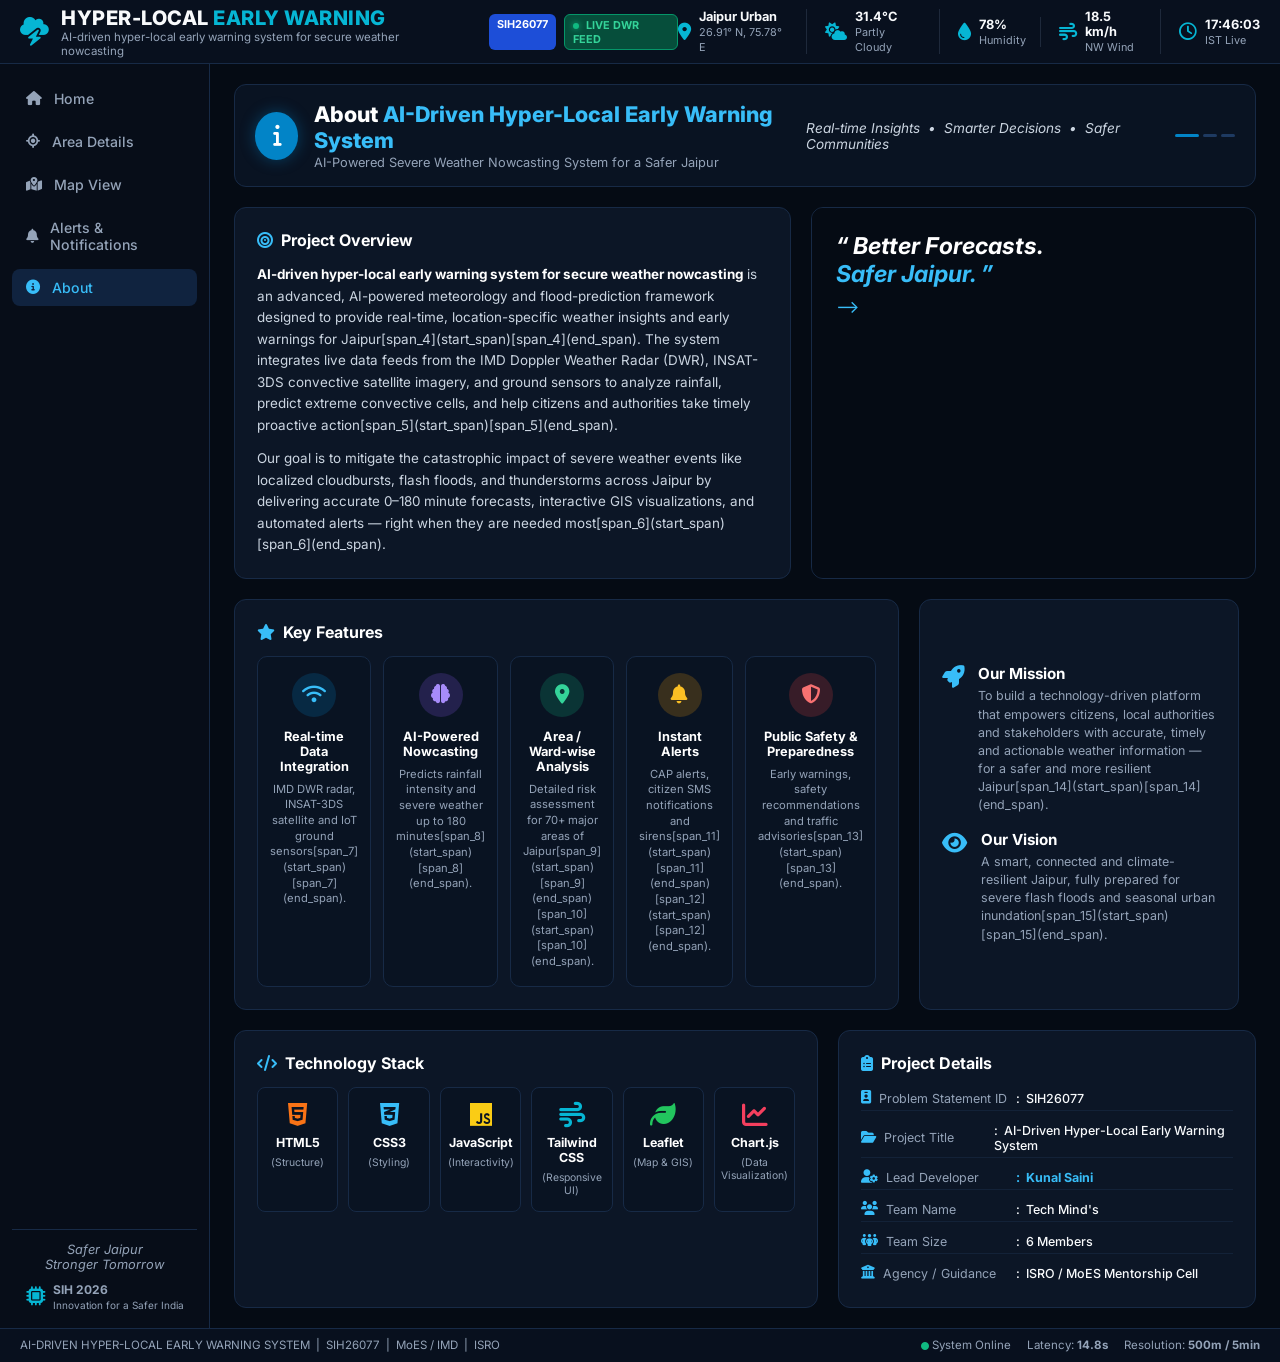
<file: about.html>
<!DOCTYPE html>
<html lang="en">
<head>
  <meta charset="UTF-8">
  <meta name="viewport" content="width=device-width, initial-scale=1.0">
  <title>About System | AI-driven hyper-local early warning system for secure weather nowcasting</title>
  
  <link rel="stylesheet" href="style.css">
  <link rel="stylesheet" href="https://cdnjs.cloudflare.com/ajax/libs/font-awesome/6.4.0/css/all.min.css">
  <link href="https://fonts.googleapis.com/css2?family=Inter:wght@400;500;600;700;800&display=swap" rel="stylesheet">

  <style>
    :root {
      --bg-dark: #050b14;
      --bg-card: #0c1626;
      --border-color: #172a46;
      --accent-blue: #0284c7;
      --accent-cyan: #06b6d4;
      --accent-purple: #8b5cf6;
      --text-main: #f8fafc;
      --text-muted: #94a3b8;
    }

    * { box-sizing: border-box; margin: 0; padding: 0; font-family: 'Inter', sans-serif; }
    body { background-color: var(--bg-dark); color: var(--text-main); min-height: 100vh; display: flex; flex-direction: column; }

    /* Top Header */
    .top-header {
      background-color: #08101e;
      border-bottom: 1px solid var(--border-color);
      height: 64px;
      padding: 0 20px;
      display: flex;
      justify-content: space-between;
      align-items: center;
      flex-shrink: 0;
    }
    .brand-box { display: flex; align-items: center; gap: 12px; }
    .brand-icon { font-size: 1.8rem; color: var(--accent-cyan); }
    .brand-title { font-size: 1.25rem; font-weight: 800; letter-spacing: 0.5px; }
    .brand-title span { color: var(--accent-cyan); }
    .brand-subtitle { font-size: 0.72rem; color: var(--text-muted); }
    .badge-group { display: flex; gap: 8px; margin-left: 12px; }
    .badge { padding: 3px 8px; border-radius: 6px; font-size: 0.68rem; font-weight: 700; }
    .badge.sih { background: #1d4ed8; color: #fff; }
    .badge.live { background: #064e3b; color: #34d399; border: 1px solid #059669; }
    .pulse-dot { display: inline-block; width: 6px; height: 6px; background-color: #10b981; border-radius: 50%; box-shadow: 0 0 6px #10b981; margin-right: 4px; }

    .top-stats-bar { display: flex; align-items: center; gap: 18px; }
    .top-stat { display: flex; align-items: center; gap: 8px; font-size: 0.8rem; border-right: 1px solid #1e293b; padding-right: 14px; }
    .top-stat:last-child { border-right: none; padding-right: 0; }
    .top-stat i { font-size: 1.1rem; color: var(--accent-cyan); }
    .top-stat small { color: var(--text-muted); font-size: 0.68rem; }

    /* App Layout */
    .app-body { display: flex; flex: 1; overflow: hidden; }

    /* Left Sidebar */
    .sidebar {
      width: 210px;
      background-color: #070d18;
      border-right: 1px solid var(--border-color);
      display: flex;
      flex-direction: column;
      justify-content: space-between;
      padding: 16px 12px;
      flex-shrink: 0;
    }
    .nav-list { display: flex; flex-direction: column; gap: 6px; }
    .nav-item {
      display: flex;
      align-items: center;
      gap: 12px;
      padding: 10px 14px;
      border-radius: 8px;
      color: var(--text-muted);
      text-decoration: none;
      font-size: 0.88rem;
      font-weight: 500;
      transition: all 0.2s;
    }
    .nav-item:hover, .nav-item.active { background-color: #10233f; color: #38bdf8; }
    .sidebar-brand-card { text-align: center; border-top: 1px solid var(--border-color); padding-top: 12px; }
    .slogan-txt { font-size: 0.8rem; color: var(--text-muted); font-style: italic; margin-bottom: 10px; }
    .sih-cube { display: flex; align-items: center; justify-content: center; gap: 8px; font-size: 0.75rem; color: var(--text-muted); }

    /* Main Content Container */
    .main-about-scroll {
      flex: 1;
      padding: 20px 24px;
      overflow-y: auto;
      display: flex;
      flex-direction: column;
      gap: 20px;
    }

    /* Top About Banner Bar */
    .about-top-banner {
      background: #091322;
      border: 1px solid var(--border-color);
      border-radius: 12px;
      padding: 16px 20px;
      display: flex;
      justify-content: space-between;
      align-items: center;
    }
    .about-top-left {
      display: flex;
      align-items: center;
      gap: 16px;
    }
    .info-circle-icon {
      width: 48px;
      height: 48px;
      border-radius: 50%;
      background: #0284c7;
      display: flex;
      align-items: center;
      justify-content: center;
      font-size: 1.4rem;
      color: #fff;
      box-shadow: 0 0 15px rgba(2, 132, 199, 0.4);
    }
    .about-title-text h1 {
      font-size: 1.35rem;
      font-weight: 800;
      color: #fff;
    }
    .about-title-text h1 span {
      color: #38bdf8;
    }
    .about-title-text p {
      font-size: 0.8rem;
      color: var(--text-muted);
      margin-top: 2px;
    }
    .about-top-right {
      font-style: italic;
      color: #cbd5e1;
      font-size: 0.85rem;
      display: flex;
      align-items: center;
      gap: 12px;
    }
    .dot-slider-bar {
      display: flex;
      gap: 4px;
      align-items: center;
    }
    .dot-slider-bar span {
      height: 3px;
      width: 14px;
      background: #1e3a61;
      border-radius: 2px;
    }
    .dot-slider-bar span.active {
      background: #0284c7;
      width: 24px;
    }

    /* Section 1: Overview & Monument Banner */
    .overview-row-grid {
      display: grid;
      grid-template-columns: 1.25fr 1fr;
      gap: 20px;
    }
    .card-dark {
      background-color: var(--bg-card);
      border: 1px solid var(--border-color);
      border-radius: 12px;
      padding: 22px;
    }
    .card-heading {
      font-size: 1rem;
      font-weight: 700;
      display: flex;
      align-items: center;
      gap: 8px;
      margin-bottom: 14px;
      color: #fff;
    }
    .card-heading i {
      color: #38bdf8;
    }
    .overview-text {
      font-size: 0.84rem;
      line-height: 1.6;
      color: #cbd5e1;
      display: flex;
      flex-direction: column;
      gap: 12px;
    }
    .overview-text strong {
      color: #fff;
    }

    .monument-banner-card {
      position: relative;
      border-radius: 12px;
      overflow: hidden;
      border: 1px solid var(--border-color);
      display: flex;
      align-items: flex-start;
      padding: 24px;
      background: url('https://images.unsplash.com/photo-1599661046289-e31897846e41?w=1000&auto=format&fit=crop&q=80') center/cover no-repeat;
    }
    .monument-banner-card::before {
      content: '';
      position: absolute;
      top: 0; left: 0; width: 100%; height: 100%;
      background: linear-gradient(135deg, rgba(5, 11, 20, 0.88) 0%, rgba(5, 11, 20, 0.4) 100%);
      z-index: 1;
    }
    .quote-overlay-box {
      position: relative;
      z-index: 2;
    }
    .quote-overlay-box h2 {
      font-size: 1.45rem;
      font-style: italic;
      font-weight: 700;
      color: #fff;
    }
    .quote-overlay-box h2 span {
      color: #38bdf8;
    }
    .quote-arrow {
      margin-top: 8px;
      color: #38bdf8;
      font-size: 1.1rem;
    }

    /* Section 2: Key Features & Mission/Vision */
    .features-mission-grid {
      display: grid;
      grid-template-columns: 1.75fr 0.95fr;
      gap: 20px;
    }
    .features-subgrid {
      display: grid;
      grid-template-columns: repeat(5, 1fr);
      gap: 12px;
      margin-top: 14px;
    }
    .feature-item-card {
      background: #091322;
      border: 1px solid #172a46;
      border-radius: 10px;
      padding: 16px 12px;
      display: flex;
      flex-direction: column;
      align-items: center;
      text-align: center;
      gap: 8px;
      transition: transform 0.2s, border-color 0.2s;
    }
    .feature-item-card:hover {
      transform: translateY(-3px);
      border-color: #0284c7;
    }
    .feature-icon-bubble {
      width: 44px;
      height: 44px;
      border-radius: 50%;
      display: flex;
      align-items: center;
      justify-content: center;
      font-size: 1.2rem;
      margin-bottom: 4px;
    }
    .bubble-blue { background: rgba(2, 132, 199, 0.2); color: #38bdf8; }
    .bubble-purple { background: rgba(139, 92, 246, 0.2); color: #a78bfa; }
    .bubble-green { background: rgba(16, 185, 129, 0.2); color: #34d399; }
    .bubble-amber { background: rgba(245, 158, 11, 0.2); color: #fbbf24; }
    .bubble-red { background: rgba(239, 68, 68, 0.2); color: #f87171; }

    .feature-item-card h4 {
      font-size: 0.8rem;
      font-weight: 700;
      color: #fff;
    }
    .feature-item-card p {
      font-size: 0.7rem;
      color: var(--text-muted);
      line-height: 1.4;
    }

    .mission-vision-card {
      display: flex;
      flex-direction: column;
      gap: 16px;
      justify-content: center;
    }
    .mv-row {
      display: flex;
      gap: 14px;
      align-items: flex-start;
    }
    .mv-icon {
      font-size: 1.4rem;
      color: #38bdf8;
      margin-top: 2px;
    }
    .mv-row h3 {
      font-size: 0.95rem;
      color: #fff;
      font-weight: 700;
      margin-bottom: 4px;
    }
    .mv-row p {
      font-size: 0.78rem;
      color: var(--text-muted);
      line-height: 1.45;
    }

    /* Section 3: Tech Stack & Project Details */
    .tech-details-grid {
      display: grid;
      grid-template-columns: 1.4fr 1fr;
      gap: 20px;
    }
    .tech-subgrid {
      display: grid;
      grid-template-columns: repeat(6, 1fr);
      gap: 10px;
      margin-top: 14px;
    }
    .tech-pill-card {
      background: #091322;
      border: 1px solid #172a46;
      border-radius: 8px;
      padding: 14px 6px;
      display: flex;
      flex-direction: column;
      align-items: center;
      gap: 6px;
      text-align: center;
    }
    .tech-logo-icon {
      font-size: 1.6rem;
      margin-bottom: 2px;
    }
    .icon-html { color: #f97316; }
    .icon-css { color: #38bdf8; }
    .icon-js { color: #facc15; }
    .icon-tailwind { color: #06b6d4; }
    .icon-leaflet { color: #22c55e; }
    .icon-chartjs { color: #f43f5e; }

    .tech-pill-card strong {
      font-size: 0.78rem;
      color: #fff;
    }
    .tech-pill-card small {
      font-size: 0.65rem;
      color: var(--text-muted);
    }

    /* Project Details Table View */
    .meta-table-list {
      display: flex;
      flex-direction: column;
      gap: 8px;
      margin-top: 10px;
      font-size: 0.78rem;
    }
    .meta-item-row {
      display: flex;
      align-items: center;
      padding: 4px 0;
      border-bottom: 1px solid #132238;
      color: var(--text-muted);
    }
    .meta-item-row:last-child {
      border-bottom: none;
    }
    .meta-label {
      width: 155px;
      display: flex;
      align-items: center;
      gap: 8px;
      color: #94a3b8;
    }
    .meta-label i {
      color: #38bdf8;
      font-size: 0.85rem;
    }
    .meta-value {
      color: #f8fafc;
      font-weight: 500;
    }

    /* Bottom Status Footer */
    .bottom-footer {
      background-color: #08101e;
      border-top: 1px solid var(--border-color);
      height: 34px;
      padding: 0 20px;
      display: flex;
      justify-content: space-between;
      align-items: center;
      font-size: 0.72rem;
      color: var(--text-muted);
      flex-shrink: 0;
    }
  </style>
</head>
<body>

  <!-- Top Global Header -->
  <header class="top-header">
    <div class="brand-box">
      <i class="fa-solid fa-cloud-bolt brand-icon"></i>
      <div>
        <div class="brand-title">HYPER-LOCAL <span>EARLY WARNING</span></div>
        <div class="brand-subtitle">AI-driven hyper-local early warning system for secure weather nowcasting</div>
      </div>
      <div class="badge-group">
        <span class="badge sih">SIH26077</span>
        <span class="badge live"><span class="pulse-dot"></span> LIVE DWR FEED</span>
      </div>
    </div>

    <div class="top-stats-bar">
      <div class="top-stat">
        <i class="fa-solid fa-location-dot"></i>
        <div><strong>Jaipur Urban</strong><br><small>26.91° N, 75.78° E</small></div>
      </div>
      <div class="top-stat">
        <i class="fa-solid fa-cloud-sun"></i>
        <div><strong id="head-temp">31.4°C</strong><br><small id="head-cond">Partly Cloudy</small></div>
      </div>
      <div class="top-stat">
        <i class="fa-solid fa-droplet"></i>
        <div><strong id="head-humidity">78%</strong><br><small>Humidity</small></div>
      </div>
      <div class="top-stat">
        <i class="fa-solid fa-wind"></i>
        <div><strong id="head-wind">18.5 km/h</strong><br><small>NW Wind</small></div>
      </div>
      <div class="top-stat">
        <i class="fa-regular fa-clock"></i>
        <div><strong id="live-clock">14:32:18</strong><br><small>IST Live</small></div>
      </div>
    </div>
  </header>

  <!-- Main Body Layout -->
  <div class="app-body">
    <!-- Sidebar Navigation -->
    <aside class="sidebar">
      <nav class="nav-list">
        <a href="index.html" class="nav-item"><i class="fa-solid fa-house"></i> Home</a>
        <a href="area.html" class="nav-item"><i class="fa-solid fa-location-crosshairs"></i> Area Details</a>
        <a href="map.html" class="nav-item"><i class="fa-solid fa-map-location-dot"></i> Map View</a>
        <a href="alert.html" class="nav-item"><i class="fa-solid fa-bell"></i> Alerts & Notifications</a>
        <a href="about.html" class="nav-item active"><i class="fa-solid fa-circle-info"></i> About</a>
      </nav>

      <div class="sidebar-brand-card">
        <div class="slogan-txt">Safer Jaipur<br>Stronger Tomorrow</div>
        <div class="sih-cube">
          <i class="fa-solid fa-microchip" style="color: var(--accent-cyan); font-size: 1.2rem;"></i>
          <div style="text-align: left;"><strong>SIH 2026</strong><br><small>Innovation for a Safer India</small></div>
        </div>
      </div>
    </aside>

    <!-- Main About Content Scrollable Area -->
    <main class="main-about-scroll">
      
      <!-- Top About Banner Bar -->
      <div class="about-top-banner">
        <div class="about-top-left">
          <div class="info-circle-icon">
            <i class="fa-solid fa-info"></i>
          </div>
          <div class="about-title-text">
            <h1>About <span>AI-Driven Hyper-Local Early Warning System</span></h1>
            <p>AI-Powered Severe Weather Nowcasting System for a Safer Jaipur</p>
          </div>
        </div>
        <div class="about-top-right">
          <span>Real-time Insights &nbsp;•&nbsp; Smarter Decisions &nbsp;•&nbsp; Safer Communities</span>
          <div class="dot-slider-bar">
            <span class="active"></span>
            <span></span>
            <span></span>
          </div>
        </div>
      </div>

      <!-- Row 1: Project Overview & Monument Banner Quote -->
      <div class="overview-row-grid">
        <div class="card-dark">
          <div class="card-heading">
            <i class="fa-solid fa-bullseye"></i> Project Overview
          </div>
          <div class="overview-text">
            <p>
              <strong>AI-driven hyper-local early warning system for secure weather nowcasting</strong> is an advanced, AI-powered meteorology and flood-prediction framework designed to provide real-time, location-specific weather insights and early warnings for Jaipur[span_4](start_span)[span_4](end_span). The system integrates live data feeds from the IMD Doppler Weather Radar (DWR), INSAT-3DS convective satellite imagery, and ground sensors to analyze rainfall, predict extreme convective cells, and help citizens and authorities take timely proactive action[span_5](start_span)[span_5](end_span).
            </p>
            <p>
              Our goal is to mitigate the catastrophic impact of severe weather events like localized cloudbursts, flash floods, and thunderstorms across Jaipur by delivering accurate 0–180 minute forecasts, interactive GIS visualizations, and automated alerts — right when they are needed most[span_6](start_span)[span_6](end_span).
            </p>
          </div>
        </div>

        <div class="monument-banner-card">
          <div class="quote-overlay-box">
            <h2>“ Better Forecasts.<br><span>Safer Jaipur. ”</span></h2>
            <div class="quote-arrow">⟶</div>
          </div>
        </div>
      </div>

      <!-- Row 2: Key Features (5 Columns) & Mission / Vision -->
      <div class="features-mission-grid">
        <div class="card-dark">
          <div class="card-heading">
            <i class="fa-solid fa-star"></i> Key Features
          </div>
          
          <div class="features-subgrid">
            <!-- Feature 1 -->
            <div class="feature-item-card">
              <div class="feature-icon-bubble bubble-blue">
                <i class="fa-solid fa-wifi"></i>
              </div>
              <h4>Real-time Data Integration</h4>
              <p>IMD DWR radar, INSAT-3DS satellite and IoT ground sensors[span_7](start_span)[span_7](end_span).</p>
            </div>

            <!-- Feature 2 -->
            <div class="feature-item-card">
              <div class="feature-icon-bubble bubble-purple">
                <i class="fa-solid fa-brain"></i>
              </div>
              <h4>AI-Powered Nowcasting</h4>
              <p>Predicts rainfall intensity and severe weather up to 180 minutes[span_8](start_span)[span_8](end_span).</p>
            </div>

            <!-- Feature 3 -->
            <div class="feature-item-card">
              <div class="feature-icon-bubble bubble-green">
                <i class="fa-solid fa-location-dot"></i>
              </div>
              <h4>Area / Ward-wise Analysis</h4>
              <p>Detailed risk assessment for 70+ major areas of Jaipur[span_9](start_span)[span_9](end_span)[span_10](start_span)[span_10](end_span).</p>
            </div>

            <!-- Feature 4 -->
            <div class="feature-item-card">
              <div class="feature-icon-bubble bubble-amber">
                <i class="fa-solid fa-bell"></i>
              </div>
              <h4>Instant Alerts</h4>
              <p>CAP alerts, citizen SMS notifications and sirens[span_11](start_span)[span_11](end_span)[span_12](start_span)[span_12](end_span).</p>
            </div>

            <!-- Feature 5 -->
            <div class="feature-item-card">
              <div class="feature-icon-bubble bubble-red">
                <i class="fa-solid fa-shield-halved"></i>
              </div>
              <h4>Public Safety & Preparedness</h4>
              <p>Early warnings, safety recommendations and traffic advisories[span_13](start_span)[span_13](end_span).</p>
            </div>
          </div>
        </div>

        <!-- Mission & Vision -->
        <div class="card-dark mission-vision-card">
          <div class="mv-row">
            <i class="fa-solid fa-rocket mv-icon"></i>
            <div>
              <h3>Our Mission</h3>
              <p>To build a technology-driven platform that empowers citizens, local authorities and stakeholders with accurate, timely and actionable weather information — for a safer and more resilient Jaipur[span_14](start_span)[span_14](end_span).</p>
            </div>
          </div>

          <div class="mv-row">
            <i class="fa-solid fa-eye mv-icon" style="color: #38bdf8;"></i>
            <div>
              <h3>Our Vision</h3>
              <p>A smart, connected and climate-resilient Jaipur, fully prepared for severe flash floods and seasonal urban inundation[span_15](start_span)[span_15](end_span).</p>
            </div>
          </div>
        </div>
      </div>

      <!-- Row 3: Technology Stack & Project Details (With Natural Name Placement) -->
      <div class="tech-details-grid">
        <!-- Tech Stack -->
        <div class="card-dark">
          <div class="card-heading">
            <i class="fa-solid fa-code"></i> Technology Stack
          </div>
          <div class="tech-subgrid">
            <div class="tech-pill-card">
              <i class="fa-brands fa-html5 tech-logo-icon icon-html"></i>
              <strong>HTML5</strong>
              <small>(Structure)</small>
            </div>
            <div class="tech-pill-card">
              <i class="fa-brands fa-css3-alt tech-logo-icon icon-css"></i>
              <strong>CSS3</strong>
              <small>(Styling)</small>
            </div>
            <div class="tech-pill-card">
              <i class="fa-brands fa-js tech-logo-icon icon-js"></i>
              <strong>JavaScript</strong>
              <small>(Interactivity)</small>
            </div>
            <div class="tech-pill-card">
              <i class="fa-solid fa-wind tech-logo-icon icon-tailwind"></i>
              <strong>Tailwind CSS</strong>
              <small>(Responsive UI)</small>
            </div>
            <div class="tech-pill-card">
              <i class="fa-solid fa-leaf tech-logo-icon icon-leaflet"></i>
              <strong>Leaflet</strong>
              <small>(Map & GIS)</small>
            </div>
            <div class="tech-pill-card">
              <i class="fa-solid fa-chart-line tech-logo-icon icon-chartjs"></i>
              <strong>Chart.js</strong>
              <small>(Data Visualization)</small>
            </div>
          </div>
        </div>

        <!-- Project Details (Kunal Saini placed cleanly and naturally) -->
        <div class="card-dark">
          <div class="card-heading">
            <i class="fa-solid fa-clipboard-list"></i> Project Details
          </div>
          <div class="meta-table-list">
            <div class="meta-item-row">
              <span class="meta-label"><i class="fa-solid fa-id-badge"></i> Problem Statement ID</span>
              <span class="meta-value">: &nbsp;SIH26077</span>
            </div>
            <div class="meta-item-row">
              <span class="meta-label"><i class="fa-solid fa-folder-open"></i> Project Title</span>
              <span class="meta-value">: &nbsp;AI-Driven Hyper-Local Early Warning System</span>
            </div>
            <div class="meta-item-row">
              <span class="meta-label"><i class="fa-solid fa-user-gear"></i> Lead Developer</span>
              <span class="meta-value" style="color: #38bdf8; font-weight: 700;">: &nbsp;Kunal Saini</span>
            </div>
            <div class="meta-item-row">
              <span class="meta-label"><i class="fa-solid fa-users"></i> Team Name</span>
              <span class="meta-value">: &nbsp;Tech Mind's</span>
            </div>
            <div class="meta-item-row">
              <span class="meta-label"><i class="fa-solid fa-people-group"></i> Team Size</span>
              <span class="meta-value">: &nbsp;6 Members</span>
            </div>
            <div class="meta-item-row">
              <span class="meta-label"><i class="fa-solid fa-building-columns"></i> Agency / Guidance</span>
              <span class="meta-value">: &nbsp;ISRO / MoES Mentorship Cell</span>
            </div>
          </div>
        </div>
      </div>

    </main>
  </div>

  <!-- Bottom Global Footer -->
  <footer class="bottom-footer">
    <div>AI-DRIVEN HYPER-LOCAL EARLY WARNING SYSTEM &nbsp;|&nbsp; SIH26077 &nbsp;|&nbsp; MoES / IMD &nbsp;|&nbsp; ISRO</div>
    <div style="display: flex; gap: 16px;">
      <span><i class="fa-solid fa-circle" style="color: #10b981; font-size: 0.5rem;"></i> System Online</span>
      <span>Latency: <strong>14.8s</strong></span>
      <span>Resolution: <strong>500m / 5min</strong></span>
    </div>
  </footer>

  <script>
    // Live Clock Function
    function updateClock() {
      const el = document.getElementById("live-clock");
      if (el) el.innerText = new Date().toLocaleTimeString('en-IN', { hour12: false });
    }
    setInterval(updateClock, 1000);
    updateClock();

    // Live Weather Header Fetch (Real-Time Open-Meteo)
    async function fetchHeaderWeather() {
      try {
        const res = await fetch("https://api.open-meteo.com/v1/forecast?latitude=26.9124&longitude=75.7873&current=temperature_2m,relative_humidity_2m,wind_speed_10m,precipitation&timezone=Asia%2FKolkata");
        const data = await res.json();
        if (data && data.current) {
          document.getElementById("head-temp").innerText = `${data.current.temperature_2m.toFixed(1)}°C`;
          document.getElementById("head-humidity").innerText = `${data.current.relative_humidity_2m}%`;
          document.getElementById("head-wind").innerText = `${data.current.wind_speed_10m} km/h`;
          const rain = data.current.precipitation || 0.0;
          document.getElementById("head-cond").innerText = rain > 0 ? "Rain Observed" : "Partly Cloudy";
        }
      } catch (e) {
        console.warn("Live weather sync error:", e);
      }
    }
    document.addEventListener("DOMContentLoaded", fetchHeaderWeather);
  </script>
</body>
</html>
</file>
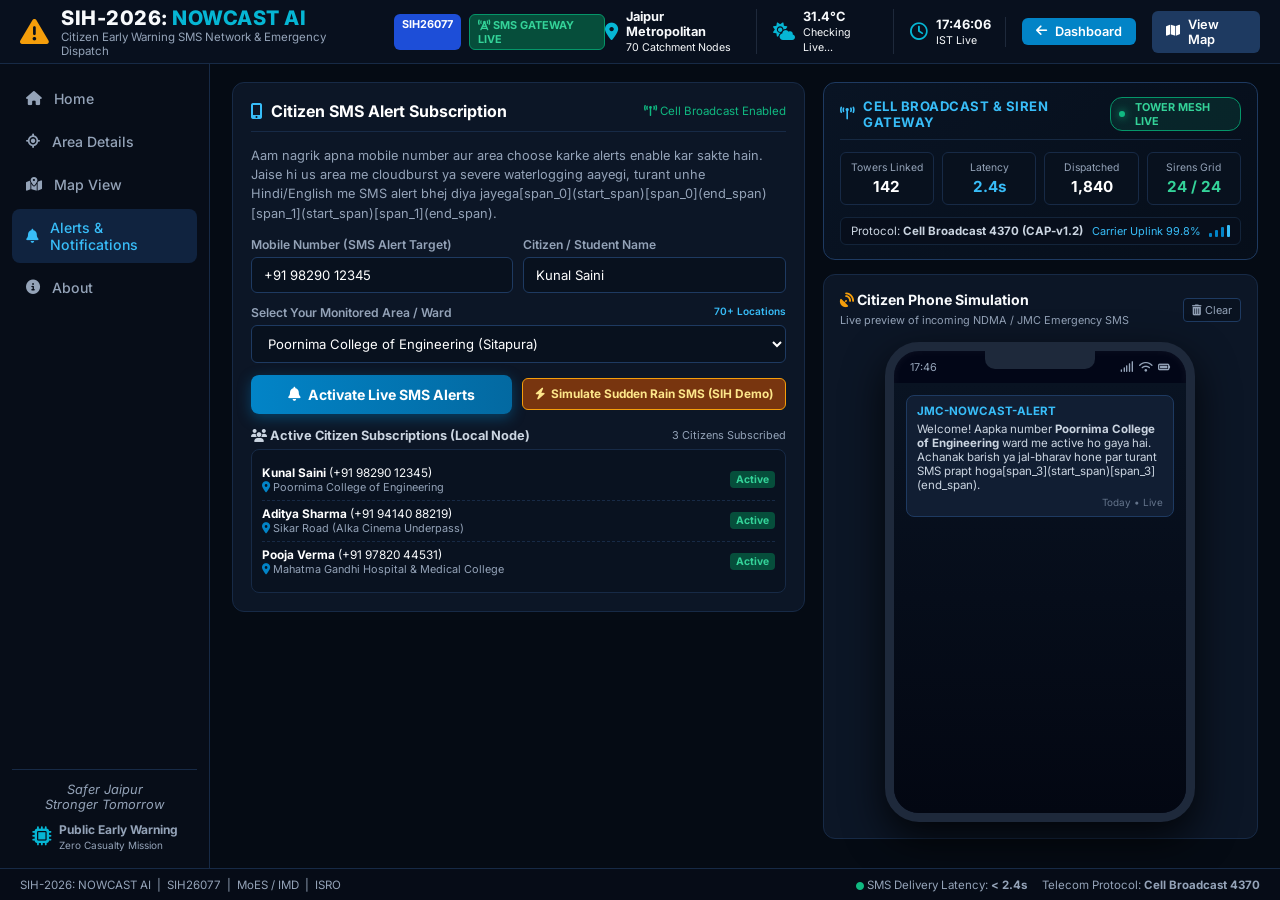
<file: alert.html>
<!DOCTYPE html>
<html lang="en">
<head>
  <meta charset="UTF-8">
  <meta name="viewport" content="width=device-width, initial-scale=1.0">
  <title>SIH-2026: NOWCAST AI | Citizen SMS Alert & Emergency Dispatch</title>
  
  <link rel="stylesheet" href="style.css">
  <link rel="stylesheet" href="https://cdnjs.cloudflare.com/ajax/libs/font-awesome/6.4.0/css/all.min.css">
  <link href="https://fonts.googleapis.com/css2?family=Inter:wght@400;500;600;700;800&display=swap" rel="stylesheet">

  <style>
    :root {
      --bg-dark: #050b14;
      --bg-card: #0c1626;
      --border-color: #172a46;
      --accent-blue: #0284c7;
      --accent-cyan: #06b6d4;
      --text-main: #f8fafc;
      --text-muted: #94a3b8;
      --risk-green: #10b981;
      --risk-amber: #f59e0b;
      --risk-red: #ef4444;
    }

    * { box-sizing: border-box; margin: 0; padding: 0; font-family: 'Inter', sans-serif; }
    body { background-color: var(--bg-dark); color: var(--text-main); min-height: 100vh; display: flex; flex-direction: column; }

    /* Top Global Header */
    .top-header {
      background-color: #08101e;
      border-bottom: 1px solid var(--border-color);
      height: 64px;
      padding: 0 20px;
      display: flex;
      justify-content: space-between;
      align-items: center;
      flex-shrink: 0;
    }
    .brand-box { display: flex; align-items: center; gap: 12px; }
    .brand-icon { font-size: 1.8rem; color: #f59e0b; }
    .brand-title { font-size: 1.25rem; font-weight: 800; letter-spacing: 0.5px; }
    .brand-title span { color: var(--accent-cyan); }
    .brand-subtitle { font-size: 0.72rem; color: var(--text-muted); }
    .badge-group { display: flex; gap: 8px; margin-left: 12px; }
    .badge { padding: 3px 8px; border-radius: 6px; font-size: 0.68rem; font-weight: 700; }
    .badge.sih { background: #1d4ed8; color: #fff; }
    .badge.cap { background: #064e3b; color: #34d399; border: 1px solid #059669; }

    .top-stats-bar { display: flex; align-items: center; gap: 16px; }
    .top-stat { display: flex; align-items: center; gap: 8px; font-size: 0.8rem; border-right: 1px solid #1e293b; padding-right: 14px; }
    .top-stat:last-child { border-right: none; padding-right: 0; }
    .top-stat i { font-size: 1.1rem; color: var(--accent-cyan); }

    /* Layout Skeleton */
    .app-body { display: flex; flex: 1; overflow: hidden; }

    /* Left Sidebar */
    .sidebar {
      width: 210px;
      background-color: #070d18;
      border-right: 1px solid var(--border-color);
      display: flex;
      flex-direction: column;
      justify-content: space-between;
      padding: 16px 12px;
      flex-shrink: 0;
    }
    .nav-list { display: flex; flex-direction: column; gap: 6px; }
    .nav-item {
      display: flex;
      align-items: center;
      gap: 12px;
      padding: 10px 14px;
      border-radius: 8px;
      color: var(--text-muted);
      text-decoration: none;
      font-size: 0.88rem;
      font-weight: 500;
      transition: all 0.2s;
    }
    .nav-item:hover, .nav-item.active { background-color: #10233f; color: #38bdf8; }
    .sidebar-brand-card { text-align: center; border-top: 1px solid var(--border-color); padding-top: 12px; }
    .slogan-txt { font-size: 0.8rem; color: var(--text-muted); font-style: italic; margin-bottom: 10px; }
    .sih-cube { display: flex; align-items: center; justify-content: center; gap: 8px; font-size: 0.75rem; color: var(--text-muted); }

    /* Workspace */
    .main-workspace {
      flex: 1;
      padding: 18px 22px;
      display: grid;
      grid-template-columns: 1.25fr 0.95fr;
      gap: 18px;
      overflow-y: auto;
      align-items: flex-start;
    }

    .card-panel {
      background-color: var(--bg-card);
      border: 1px solid var(--border-color);
      border-radius: 12px;
      padding: 18px;
      display: flex;
      flex-direction: column;
      gap: 14px;
    }

    .panel-header {
      display: flex;
      justify-content: space-between;
      align-items: center;
      border-bottom: 1px solid #172a46;
      padding-bottom: 10px;
    }
    .panel-header h3 {
      font-size: 1rem;
      font-weight: 700;
      display: flex;
      align-items: center;
      gap: 8px;
      color: #fff;
    }

    /* Form Fields */
    .form-group { display: flex; flex-direction: column; gap: 5px; }
    .form-group label {
      font-size: 0.76rem;
      font-weight: 600;
      color: var(--text-muted);
      display: flex;
      justify-content: space-between;
    }
    .form-control-custom {
      background-color: #08111e;
      border: 1px solid #1e3a61;
      color: #fff;
      padding: 9px 12px;
      border-radius: 6px;
      font-size: 0.82rem;
      outline: none;
      transition: border-color 0.2s;
    }
    .form-control-custom:focus { border-color: #0284c7; }

    .btn-register-sms {
      background: linear-gradient(90deg, #0284c7 0%, #0369a1 100%);
      border: none;
      color: white;
      padding: 11px;
      border-radius: 8px;
      font-weight: 700;
      font-size: 0.88rem;
      cursor: pointer;
      display: flex;
      align-items: center;
      justify-content: center;
      gap: 8px;
      box-shadow: 0 4px 14px rgba(2, 132, 199, 0.4);
      transition: transform 0.2s;
    }
    .btn-register-sms:hover { transform: translateY(-1px); }

    .btn-trigger-test {
      background: #78350f;
      border: 1px solid #f59e0b;
      color: #fde68a;
      padding: 8px 12px;
      border-radius: 6px;
      font-size: 0.74rem;
      font-weight: 700;
      cursor: pointer;
      display: flex;
      align-items: center;
      gap: 6px;
    }
    .btn-trigger-test:hover { background: #b45309; }

    /* Registered Citizens Live Directory */
    .subscribers-table-box {
      background: #091220;
      border: 1px solid #172a46;
      border-radius: 8px;
      padding: 10px;
      max-height: 170px;
      overflow-y: auto;
    }
    .sub-item-row {
      display: flex;
      justify-content: space-between;
      align-items: center;
      padding: 6px 0;
      border-bottom: 1px dashed #172a46;
      font-size: 0.74rem;
    }
    .sub-item-row:last-child { border-bottom: none; }

    /* RIGHT COLUMN STYLING */
    .right-column-stack {
      display: flex;
      flex-direction: column;
      gap: 14px;
    }

    /* TELECOM GATEWAY TELEMETRY HUD (The New Top Box) */
    .telecom-hud-card {
      background: linear-gradient(135deg, #091424 0%, #060e1a 100%);
      border: 1px solid #1e3a61;
      border-radius: 12px;
      padding: 14px 16px;
      display: flex;
      flex-direction: column;
      gap: 12px;
    }
    .telecom-hud-header {
      display: flex;
      justify-content: space-between;
      align-items: center;
      border-bottom: 1px solid #162942;
      padding-bottom: 8px;
    }
    .telecom-hud-header h4 {
      font-size: 0.82rem;
      font-weight: 700;
      color: #38bdf8;
      display: flex;
      align-items: center;
      gap: 8px;
      text-transform: uppercase;
      letter-spacing: 0.5px;
    }
    .pulse-indicator-badge {
      display: flex;
      align-items: center;
      gap: 6px;
      font-size: 0.68rem;
      color: #34d399;
      background: rgba(16, 185, 129, 0.12);
      border: 1px solid #059669;
      padding: 2px 8px;
      border-radius: 12px;
      font-weight: 700;
    }

    .telecom-metrics-quad {
      display: grid;
      grid-template-columns: repeat(4, 1fr);
      gap: 8px;
    }
    .telecom-stat-box {
      background: #08111e;
      border: 1px solid #172a46;
      border-radius: 6px;
      padding: 8px 6px;
      text-align: center;
    }
    .telecom-stat-box small {
      display: block;
      font-size: 0.65rem;
      color: var(--text-muted);
      margin-bottom: 2px;
    }
    .telecom-stat-box strong {
      font-size: 0.95rem;
      color: #fff;
    }

    .telecom-channel-bar {
      display: flex;
      justify-content: space-between;
      align-items: center;
      background: #070e1b;
      border: 1px solid #13243a;
      border-radius: 6px;
      padding: 6px 10px;
      font-size: 0.72rem;
      color: #cbd5e1;
    }
    .signal-wave-bars {
      display: flex;
      gap: 3px;
      align-items: flex-end;
      height: 12px;
    }
    .signal-wave-bars span {
      width: 3px;
      background: #0284c7;
      border-radius: 1px;
    }
    .signal-wave-bars span:nth-child(1) { height: 4px; }
    .signal-wave-bars span:nth-child(2) { height: 7px; }
    .signal-wave-bars span:nth-child(3) { height: 10px; }
    .signal-wave-bars span:nth-child(4) { height: 12px; background: #38bdf8; }

    /* SMARTPHONE SIMULATOR CONTAINER */
    .phone-simulator-card {
      background-color: var(--bg-card);
      border: 1px solid var(--border-color);
      border-radius: 12px;
      padding: 16px;
      display: flex;
      flex-direction: column;
      align-items: center;
    }
    .smartphone-chassis {
      width: 310px;
      height: 480px;
      background: #020617;
      border: 9px solid #1e293b;
      border-radius: 34px;
      box-shadow: 0 16px 40px rgba(0,0,0,0.8), inset 0 0 10px rgba(255,255,255,0.05);
      position: relative;
      overflow: hidden;
      display: flex;
      flex-direction: column;
      margin-top: 8px;
    }
    .phone-notch {
      width: 110px;
      height: 18px;
      background: #1e293b;
      position: absolute;
      top: 0;
      left: 50%;
      transform: translateX(-50%);
      border-bottom-left-radius: 10px;
      border-bottom-right-radius: 10px;
      z-index: 10;
    }
    .phone-top-bar {
      height: 32px;
      padding: 0 16px;
      display: flex;
      justify-content: space-between;
      align-items: center;
      font-size: 0.68rem;
      color: #94a3b8;
      z-index: 5;
    }
    .phone-screen {
      flex: 1;
      padding: 12px;
      display: flex;
      flex-direction: column;
      gap: 10px;
      background: linear-gradient(180deg, #091322 0%, #030712 100%);
      overflow-y: auto;
    }

    /* Lockscreen Emergency Pop-up Banner */
    .emergency-sms-bubble {
      background: rgba(239, 68, 68, 0.15);
      border: 1px solid #ef4444;
      border-radius: 10px;
      padding: 10px;
      display: flex;
      flex-direction: column;
      gap: 5px;
      animation: alertPulse 1.2s infinite alternate;
      box-shadow: 0 4px 16px rgba(239, 68, 68, 0.35);
    }
    @keyframes alertPulse {
      0% { border-color: #ef4444; box-shadow: 0 0 8px rgba(239, 68, 68, 0.2); }
      100% { border-color: #f87171; box-shadow: 0 0 18px rgba(239, 68, 68, 0.6); }
    }

    .sms-header {
      display: flex;
      justify-content: space-between;
      align-items: center;
      font-size: 0.65rem;
      color: #fca5a5;
      font-weight: 700;
    }
    .sms-title {
      font-size: 0.78rem;
      font-weight: 800;
      color: #fff;
    }
    .sms-body {
      font-size: 0.72rem;
      color: #fecaca;
      line-height: 1.35;
    }
    .sms-footer {
      font-size: 0.62rem;
      color: #94a3b8;
      display: flex;
      justify-content: space-between;
      margin-top: 2px;
    }

    /* Standard SMS Thread messages */
    .standard-sms-bubble {
      background: #111e33;
      border: 1px solid #1e3a61;
      border-radius: 8px;
      padding: 8px 10px;
      font-size: 0.72rem;
      color: #cbd5e1;
      display: flex;
      flex-direction: column;
      gap: 4px;
    }

    /* Bottom Bar */
    .global-bottom-bar {
      height: 32px;
      background: #060c17;
      border-top: 1px solid var(--border-color);
      padding: 0 20px;
      display: flex;
      justify-content: space-between;
      align-items: center;
      font-size: 0.72rem;
      color: var(--text-muted);
      flex-shrink: 0;
    }
  </style>
</head>
<body>

  <!-- Top Global Header -->
  <header class="top-header">
    <div class="brand-box">
      <i class="fa-solid fa-triangle-exclamation brand-icon"></i>
      <div>
        <div class="brand-title">SIH-2026: <span>NOWCAST AI</span></div>
        <div class="brand-subtitle">Citizen Early Warning SMS Network & Emergency Dispatch</div>
      </div>
      <div class="badge-group">
        <span class="badge sih">SIH26077</span>
        <span class="badge cap"><i class="fa-solid fa-tower-cell"></i> SMS GATEWAY LIVE</span>
      </div>
    </div>

    <div class="top-stats-bar">
      <div class="top-stat">
        <i class="fa-solid fa-location-dot"></i>
        <div><strong>Jaipur Metropolitan</strong><br><small>70 Catchment Nodes</small></div>
      </div>
      <div class="top-stat">
        <i class="fa-solid fa-cloud-sun"></i>
        <div><strong id="head-temp">31.4°C</strong><br><small id="head-cond">Checking Live...</small></div>
      </div>
      <div class="top-stat">
        <i class="fa-regular fa-clock"></i>
        <div><strong id="live-clock">14:32:18</strong><br><small>IST Live</small></div>
      </div>
      <a href="index.html" class="dispatch-btn" style="padding: 6px 14px; font-size: 0.8rem; background: #0284c7; color: white; text-decoration: none; border-radius: 6px;">
        <i class="fa-solid fa-arrow-left"></i> Dashboard
      </a>
      <a href="map.html" class="dispatch-btn" style="padding: 6px 14px; font-size: 0.8rem; background: #1e3a61; color: white; text-decoration: none; border-radius: 6px;">
        <i class="fa-solid fa-map"></i> View Map
      </a>
    </div>
  </header>

  <div class="app-body">
    <!-- Sidebar -->
    <aside class="sidebar">
      <nav class="nav-list">
        <a href="index.html" class="nav-item"><i class="fa-solid fa-house"></i> Home</a>
        <a href="area.html" class="nav-item"><i class="fa-solid fa-location-crosshairs"></i> Area Details</a>
        <a href="map.html" class="nav-item"><i class="fa-solid fa-map-location-dot"></i> Map View</a>
        <a href="alert.html" class="nav-item active"><i class="fa-solid fa-bell"></i> Alerts & Notifications</a>
        <a href="about.html" class="nav-item"><i class="fa-solid fa-circle-info"></i> About</a>
      </nav>

      <div class="sidebar-brand-card">
        <div class="slogan-txt">Safer Jaipur<br>Stronger Tomorrow</div>
        <div class="sih-cube">
          <i class="fa-solid fa-microchip" style="color: var(--accent-cyan); font-size: 1.2rem;"></i>
          <div style="text-align: left;"><strong>Public Early Warning</strong><br><small>Zero Casualty Mission</small></div>
        </div>
      </div>
    </aside>

    <!-- Main Workspace -->
    <main class="main-workspace">
      <!-- Left Panel: Registration & Gateway Controls -->
      <div class="card-panel">
        <div class="panel-header">
          <h3><i class="fa-solid fa-mobile-screen-button" style="color: #38bdf8;"></i> Citizen SMS Alert Subscription</h3>
          <span style="font-size: 0.72rem; color: #10b981;"><i class="fa-solid fa-tower-broadcast"></i> Cell Broadcast Enabled</span>
        </div>

        <p style="font-size: 0.8rem; color: var(--text-muted); line-height: 1.5;">
          Aam nagrik apna mobile number aur area choose karke alerts enable kar sakte hain. Jaise hi us area me 
          cloudburst ya severe waterlogging aayegi, turant unhe Hindi/English me SMS alert bhej diya jayega[span_0](start_span)[span_0](end_span)[span_1](start_span)[span_1](end_span).
        </p>

        <!-- Citizen Subscription Form -->
        <form id="citizen-sms-form" onsubmit="handleCitizenRegistration(event)" style="display:flex; flex-direction:column; gap:12px;">
          <div style="display: grid; grid-template-columns: 1fr 1fr; gap: 10px;">
            <div class="form-group">
              <label>Mobile Number (SMS Alert Target)</label>
              <input type="tel" id="citizen-phone-input" class="form-control-custom" placeholder="+91 98290 XXXXX" value="+91 98290 12345" required>
            </div>
            <div class="form-group">
              <label>Citizen / Student Name</label>
              <input type="text" id="citizen-name-input" class="form-control-custom" placeholder="e.g., Kunal Saini" value="Kunal Saini" required>
            </div>
          </div>

          <div class="form-group">
            <label><span>Select Your Monitored Area / Ward</span> <small style="color: #38bdf8;">70+ Locations</small></label>
            <select id="citizen-ward-select" class="form-control-custom">
              <optgroup label="Colleges & Universities">
                <option value="Poornima College of Engineering" selected>Poornima College of Engineering (Sitapura)</option>
                <option value="Poornima University">Poornima University (Ramchandrapura)</option>
                <option value="University of Rajasthan (RU)">University of Rajasthan (RU JLN Marg)</option>
                <option value="MNIT Jaipur">MNIT Jaipur (Malviya Nagar)</option>
                <option value="JECRC Foundation & University">JECRC Foundation & University (Sitapura)</option>
              </optgroup>
              <optgroup label="Hospitals & Healthcare Hubs">
                <option value="Mahatma Gandhi Hospital & Medical College">Mahatma Gandhi Hospital (Sitapura)</option>
                <option value="SMS Hospital (Sawai Man Singh)">SMS Hospital (Sawai Man Singh)</option>
                <option value="Fortis Escorts Hospital">Fortis Escorts Hospital (JLN Marg)</option>
                <option value="EHCC Hospital">EHCC Hospital (Jawahar Circle)</option>
              </optgroup>
              <optgroup label="Airport, Transit & Railway Stations">
                <option value="Jaipur International Airport (JAI)">Jaipur International Airport (Sanganer)</option>
                <option value="Jaipur Junction Railway Station">Jaipur Junction Railway Station</option>
                <option value="Gandhinagar Railway Station">Gandhinagar Railway Station</option>
                <option value="Durgapura Railway Station">Durgapura Railway Station</option>
              </optgroup>
              <optgroup label="Critical Underpasses & High Risk Low-Bowls">
                <option value="Sikar Road (Alka Cinema Underpass)">Sikar Road (Alka Cinema / Dadi Phatak)</option>
                <option value="Panipech Underpass">Panipech Underpass (Jhotwara)</option>
                <option value="B2 Bypass Underpass">B2 Bypass Underpass (Tonk Road Crossing)</option>
                <option value="Gopalpura Bypass Puliya">Gopalpura Bypass Puliya (Gujjar Ki Thadi)</option>
              </optgroup>
              <optgroup label="Residential & Commercial Wards">
                <option value="Mansarovar (VT Road & City Park)">Mansarovar (VT Road & City Park)</option>
                <option value="Malviya Nagar (Calgiri Road & GT)">Malviya Nagar (Calgiri & GT)</option>
                <option value="Vaishali Nagar (Amrapali Circle)">Vaishali Nagar (Amrapali Circle)</option>
                <option value="Jagatpura (Mahal Road / Akshay Patra)">Jagatpura (Mahal Road / Akshay Patra)</option>
                <option value="Sitapura Industrial Area">Sitapura Industrial Area</option>
              </optgroup>
            </select>
          </div>

          <div style="display:flex; gap:10px; align-items:center;">
            <button type="submit" class="btn-register-sms" style="flex:1;">
              <i class="fa-solid fa-bell"></i> Activate Live SMS Alerts
            </button>
            <button type="button" class="btn-trigger-test" onclick="triggerTestAlertToCitizen()">
              <i class="fa-solid fa-bolt"></i> Simulate Sudden Rain SMS (SIH Demo)
            </button>
          </div>
        </form>

        <div id="sub-success-banner" style="display:none; background: rgba(16, 185, 129, 0.15); border: 1px solid #10b981; color: #34d399; padding: 8px 12px; border-radius: 6px; font-size: 0.76rem;">
          <i class="fa-solid fa-circle-check"></i> Registration Active! Mobile linked to IMD Jaipur Radar Feed. Emergency SMS will be dispatched automatically if rain breaches 15 mm/h[span_2](start_span)[span_2](end_span).
        </div>

        <!-- Active Subscribed Directory -->
        <div>
          <div style="display:flex; justify-content:space-between; align-items:center; margin-bottom:6px;">
            <h4 style="font-size:0.8rem; color:#cbd5e1;"><i class="fa-solid fa-users"></i> Active Citizen Subscriptions (Local Node)</h4>
            <span style="font-size:0.68rem; color:var(--text-muted);" id="sub-count-tag">3 Citizens Registered</span>
          </div>
          <div class="subscribers-table-box" id="subscribers-list">
            <!-- Rendered by JS -->
          </div>
        </div>
      </div>

      <!-- Right Column: Telecom Gateway HUD + Smartphone Screen Simulator -->
      <div class="right-column-stack">
        
        <!-- NEW TELECOM GATEWAY TELEMETRY HUD (Covers empty space cleanly) -->
        <div class="telecom-hud-card">
          <div class="telecom-hud-header">
            <h4><i class="fa-solid fa-tower-broadcast"></i> Cell Broadcast & Siren Gateway</h4>
            <div class="pulse-indicator-badge">
              <span class="pulse-dot"></span> TOWER MESH LIVE
            </div>
          </div>

          <!-- 4 Telecom KPI Counters -->
          <div class="telecom-metrics-quad">
            <div class="telecom-stat-box">
              <small>Towers Linked</small>
              <strong>142</strong>
            </div>
            <div class="telecom-stat-box">
              <small>Latency</small>
              <strong style="color: #38bdf8;">2.4s</strong>
            </div>
            <div class="telecom-stat-box">
              <small>Dispatched</small>
              <strong>1,840</strong>
            </div>
            <div class="telecom-stat-box">
              <small>Sirens Grid</small>
              <strong style="color: #34d399;">24 / 24</strong>
            </div>
          </div>

          <!-- Live Channel Bar -->
          <div class="telecom-channel-bar">
            <span>Protocol: <strong>Cell Broadcast 4370 (CAP-v1.2)</strong></span>
            <div style="display:flex; align-items:center; gap:8px;">
              <span style="color:#38bdf8; font-size:0.68rem;">Carrier Uplink 99.8%</span>
              <div class="signal-wave-bars">
                <span></span><span></span><span></span><span></span>
              </div>
            </div>
          </div>
        </div>

        <!-- SMARTPHONE SIMULATOR -->
        <div class="phone-simulator-card">
          <div style="display:flex; justify-content:space-between; align-items:center; width:100%; margin-bottom:6px;">
            <div>
              <h3 style="font-size:0.88rem; font-weight:700;"><i class="fa-solid fa-satellite-dish" style="color:#f59e0b;"></i> Citizen Phone Simulation</h3>
              <small style="color:var(--text-muted); font-size:0.68rem;">Live preview of incoming NDMA / JMC Emergency SMS</small>
            </div>
            <button onclick="clearPhoneScreen()" style="background:#091220; border:1px solid #1e3a61; color:#94a3b8; font-size:0.68rem; padding:4px 8px; border-radius:4px; cursor:pointer;">
              <i class="fa-solid fa-trash-can"></i> Clear
            </button>
          </div>

          <!-- Smartphone Body -->
          <div class="smartphone-chassis">
            <div class="phone-notch"></div>
            
            <div class="phone-top-bar">
              <span id="phone-clock">16:48</span>
              <div style="display:flex; gap:5px; align-items:center;">
                <i class="fa-solid fa-signal"></i>
                <i class="fa-solid fa-wifi"></i>
                <i class="fa-solid fa-battery-full"></i>
              </div>
            </div>

            <!-- Inside Phone Screen -->
            <div class="phone-screen" id="phone-messages-stream">
              <!-- Initial Welcome SMS -->
              <div class="standard-sms-bubble">
                <strong style="color:#38bdf8; font-size:0.72rem;">JMC-NOWCAST-ALERT</strong>
                <p>Welcome! Aapka number <strong>Poornima College of Engineering</strong> ward me active ho gaya hai. Achanak barish ya jal-bharav hone par turant SMS prapt hoga[span_3](start_span)[span_3](end_span).</p>
                <span style="font-size:0.62rem; color:#64748b; text-align:right;">Today • Live</span>
              </div>
            </div>
          </div>
        </div>

      </div>
    </main>
  </div>

  <!-- Bottom Footer -->
  <footer class="global-bottom-bar">
    <div>SIH-2026: NOWCAST AI &nbsp;|&nbsp; SIH26077 &nbsp;|&nbsp; MoES / IMD &nbsp;|&nbsp; ISRO</div>
    <div style="display: flex; gap: 15px;">
      <span><i class="fa-solid fa-circle" style="color: #10b981; font-size: 0.5rem;"></i> SMS Delivery Latency: <strong>&lt; 2.4s</strong></span>
      <span>Telecom Protocol: <strong>Cell Broadcast 4370</strong></span>
    </div>
  </footer>

  <script>
    // Subscribed Citizens In-Memory Database
    let registeredCitizens = [
      { name: "Kunal Saini", phone: "+91 98290 12345", ward: "Poornima College of Engineering", status: "Active" },
      { name: "Aditya Sharma", phone: "+91 94140 88219", ward: "Sikar Road (Alka Cinema Underpass)", status: "Active" },
      { name: "Pooja Verma", phone: "+91 97820 44531", ward: "Mahatma Gandhi Hospital & Medical College", status: "Active" }
    ];

    // Live Clock
    function updateClock() {
      const timeStr = new Date().toLocaleTimeString('en-IN', { hour12: false });
      const el = document.getElementById("live-clock");
      const phoneClock = document.getElementById("phone-clock");
      if (el) el.innerText = timeStr;
      if (phoneClock) phoneClock.innerText = timeStr.substring(0, 5);
    }
    setInterval(updateClock, 1000);
    updateClock();

    // Render Citizens List
    function renderSubscribers() {
      const container = document.getElementById("subscribers-list");
      const countTag = document.getElementById("sub-count-tag");
      if (!container) return;

      countTag.innerText = `${registeredCitizens.length} Citizens Subscribed`;
      container.innerHTML = registeredCitizens.map((c, i) => `
        <div class="sub-item-row">
          <div>
            <strong style="color:#fff;">${c.name}</strong> (${c.phone})
            <div style="color:var(--text-muted); font-size:0.68rem;"><i class="fa-solid fa-location-dot" style="color:#0284c7;"></i> ${c.ward}</div>
          </div>
          <span style="background:#064e3b; color:#34d399; font-weight:700; padding:2px 6px; border-radius:4px; font-size:0.65rem;">${c.status}</span>
        </div>
      `).join('');
    }

    // Handle Form Submit
    function handleCitizenRegistration(e) {
      e.preventDefault();
      const phone = document.getElementById("citizen-phone-input").value;
      const name = document.getElementById("citizen-name-input").value;
      const ward = document.getElementById("citizen-ward-select").value;

      registeredCitizens.unshift({ name, phone, ward, status: "Active" });
      renderSubscribers();

      const banner = document.getElementById("sub-success-banner");
      banner.style.display = "block";
      setTimeout(() => { banner.style.display = "none"; }, 5000);

      playAudioTone(600, 0.1);
      pushMessageToPhone(`
        <div class="standard-sms-bubble" style="border-left: 3px solid #10b981;">
          <strong style="color:#34d399; font-size:0.72rem;"><i class="fa-solid fa-shield-check"></i> ALERT SERVICE ACTIVATED</strong>
          <p>Namaste ${name}! Aapka number successfully <strong>${ward}</strong> ke liye register ho gaya hai. Achanak cloudburst ya jal-bharav hone par direct alert aayega[span_4](start_span)[span_4](end_span)[span_5](start_span)[span_5](end_span).</p>
          <span style="font-size:0.62rem; color:#64748b; text-align:right;">Just Now • SMS Gateway</span>
        </div>
      `);
    }

    // Play Authentic Emergency Alert Siren / Beep
    function playAudioTone(freq, duration) {
      try {
        const audioCtx = new (window.AudioContext || window.webkitAudioContext)();
        const osc = audioCtx.createOscillator();
        const gain = audioCtx.createGain();
        osc.type = "sawtooth";
        osc.frequency.value = freq;
        gain.gain.setValueAtTime(0.3, audioCtx.currentTime);
        gain.gain.exponentialRampToValueAtTime(0.01, audioCtx.currentTime + duration);
        osc.connect(gain);
        gain.connect(audioCtx.destination);
        osc.start();
        osc.stop(audioCtx.currentTime + duration);
      } catch (err) {
        console.log("Audio alert blocked by browser policy");
      }
    }

    // Push Message into Virtual Smartphone
    function pushMessageToPhone(htmlContent) {
      const stream = document.getElementById("phone-messages-stream");
      if (stream) {
        stream.innerHTML = htmlContent + stream.innerHTML;
      }
    }

    // Trigger Test Cloudburst Emergency SMS (SIH 2026 Presentation Demo)
    function triggerTestAlertToCitizen() {
      const ward = document.getElementById("citizen-ward-select").value;
      const phone = document.getElementById("citizen-phone-input").value;
      const now = new Date().toLocaleTimeString('en-IN', { hour: '2-digit', minute: '2-digit' });

      playAudioTone(880, 0.2);
      setTimeout(() => playAudioTone(880, 0.3), 250);

      const emergencySMS = `
        <div class="emergency-sms-bubble">
          <div class="sms-header">
            <span><i class="fa-solid fa-triangle-exclamation"></i> GOVT OF RAJASTHAN - JMC DISASTER CELL</span>
            <span>${now}</span>
          </div>
          <div class="sms-title">🚨 SEVERE WEATHER WARNING: ${ward.toUpperCase()}</div>
          <div class="sms-body">
            <strong>IMD Doppler Radar Alert:</strong> Agle 30–45 minute me aapke area (<strong>${ward}</strong>) me <strong>45 mm/h</strong> tez barish aur <strong>35–50 cm</strong> jal-bharav ki aashanka hai[span_6](start_span)[span_6](end_span)[span_7](start_span)[span_7](end_span)!<br><br>
            ⚠️ <strong>Advisory:</strong> Low-lying underpass me gaadi na le jayein. Safe alternate road ka prayog karein. Nagar Nigam dewatering pump squad rawana kar di gayi hai[span_8](start_span)[span_8](end_span)[span_9](start_span)[span_9](end_span).
          </div>
          <div class="sms-footer">
            <span>Delivered via Cell Broadcast to ${phone}</span>
            <span>CAP-v1.2</span>
          </div>
        </div>
      `;

      pushMessageToPhone(emergencySMS);
    }

    function clearPhoneScreen() {
      document.getElementById("phone-messages-stream").innerHTML = `
        <div style="text-align:center; padding:20px; color:#64748b; font-size:0.72rem;">
          Screen cleared. Waiting for live radar trigger...
        </div>
      `;
    }

    // Auto-sync real live weather for header
    async function syncHeaderWeather() {
      try {
        const res = await fetch("https://api.open-meteo.com/v1/forecast?latitude=26.9124&longitude=75.7873&current=temperature_2m,precipitation&timezone=Asia%2FKolkata");
        const d = await res.json();
        if (d && d.current) {
          document.getElementById("head-temp").innerText = `${d.current.temperature_2m.toFixed(1)}°C`;
          const rain = d.current.precipitation || 0.0;
          document.getElementById("head-cond").innerText = rain > 0 ? "Rain Observed" : "Partly Cloudy";

          if (rain > 15.0) {
            triggerTestAlertToCitizen();
          }
        }
      } catch (err) {
        console.warn("Weather telemetry fetch error:", err);
      }
    }

    document.addEventListener("DOMContentLoaded", () => {
      renderSubscribers();
      syncHeaderWeather();
    });
  </script>
</body>
</html>
</file>
<file: style.css>
@import url('https://fonts.googleapis.com/css2?family=Inter:wght@400;500;600;700;800&display=swap');

:root {
  --bg-dark: #050b14;
  --bg-card: #0c1626;
  --bg-card-hover: #112038;
  --border-color: #172a46;
  --accent-blue: #0284c7;
  --accent-cyan: #06b6d4;
  --text-main: #f8fafc;
  --text-muted: #94a3b8;
  --risk-green: #10b981;
  --risk-yellow: #f59e0b;
  --risk-red: #ef4444;
}

* {
  box-sizing: border-box;
  margin: 0;
  padding: 0;
  font-family: 'Inter', sans-serif;
}

body {
  background-color: var(--bg-dark);
  color: var(--text-main);
  min-height: 100vh;
  display: flex;
  flex-direction: column;
}

/* Header */
.top-header {
  background-color: #08101e;
  border-bottom: 1px solid var(--border-color);
  padding: 12px 24px;
  display: flex;
  justify-content: space-between;
  align-items: center;
}

.brand-container {
  display: flex;
  align-items: center;
  gap: 12px;
}

.brand-icon {
  font-size: 2rem;
  color: var(--accent-cyan);
}

.brand-title {
  font-size: 1.3rem;
  font-weight: 800;
  letter-spacing: 0.5px;
}

.brand-title span {
  color: var(--accent-cyan);
}

.brand-subtitle {
  font-size: 0.75rem;
  color: var(--text-muted);
}

.badge-group {
  display: flex;
  gap: 8px;
  margin-left: 15px;
}

.badge {
  padding: 4px 10px;
  border-radius: 6px;
  font-size: 0.7rem;
  font-weight: 700;
  text-transform: uppercase;
}

.badge.primary { background: #1d4ed8; color: white; }
.badge.live { background: #064e3b; color: #34d399; border: 1px solid #059669; }
.badge.secondary { background: #1e293b; color: #94a3b8; }

.pulse-dot {
  display: inline-block;
  width: 6px;
  height: 6px;
  background-color: #10b981;
  border-radius: 50%;
  box-shadow: 0 0 8px #10b981;
  margin-right: 4px;
}

.quick-stats {
  display: flex;
  align-items: center;
  gap: 24px;
}

.stat-item {
  display: flex;
  align-items: center;
  gap: 10px;
  font-size: 0.85rem;
  border-right: 1px solid #1e293b;
  padding-right: 18px;
}

.stat-item:last-child {
  border-right: none;
  padding-right: 0;
}

.stat-item i {
  font-size: 1.2rem;
  color: var(--accent-cyan);
}

.stat-item small {
  color: var(--text-muted);
  font-size: 0.7rem;
}

/* App Layout */
.app-layout {
  display: flex;
  flex: 1;
}

/* Sidebar */
.sidebar {
  width: 230px;
  background-color: #070d18;
  border-right: 1px solid var(--border-color);
  display: flex;
  flex-direction: column;
  justify-content: space-between;
  padding: 16px 12px;
}

.nav-menu {
  display: flex;
  flex-direction: column;
  gap: 6px;
}

.nav-link {
  display: flex;
  align-items: center;
  gap: 12px;
  padding: 10px 14px;
  border-radius: 8px;
  color: var(--text-muted);
  text-decoration: none;
  font-size: 0.9rem;
  font-weight: 500;
  transition: all 0.2s;
}

.nav-link:hover, .nav-link.active {
  background-color: #10233f;
  color: #38bdf8;
}

.sidebar-footer {
  text-align: center;
  padding: 10px 0;
  border-top: 1px solid var(--border-color);
}

.slogan {
  font-size: 0.8rem;
  font-style: italic;
  color: var(--text-muted);
  margin-bottom: 12px;
}

.sih-tag {
  display: flex;
  align-items: center;
  justify-content: center;
  gap: 8px;
  font-size: 0.75rem;
  color: var(--text-muted);
}

.sih-tag i {
  font-size: 1.2rem;
  color: var(--accent-cyan);
}

/* Main Content */
.main-content {
  flex: 1;
  padding: 20px;
  overflow-y: auto;
}

/* Hero Section */
.hero-banner {
  background: linear-gradient(135deg, #0d1e38 0%, #07101f 100%);
  border: 1px solid var(--border-color);
  border-radius: 14px;
  padding: 24px;
  display: flex;
  justify-content: space-between;
  align-items: center;
  margin-bottom: 20px;
}

.hero-left {
  max-width: 60%;
}

.hero-left h1 {
  font-size: 1.8rem;
  font-weight: 800;
  margin-bottom: 8px;
}

.hero-left h1 span {
  color: #38bdf8;
}

.hero-left p {
  color: var(--text-muted);
  font-size: 0.85rem;
  margin-bottom: 16px;
  line-height: 1.4;
}

.search-bar {
  display: flex;
  align-items: center;
  background-color: #08111e;
  border: 1px solid #1e3a61;
  border-radius: 8px;
  padding: 6px 12px;
  width: 100%;
  margin-bottom: 14px;
}

.search-bar input {
  background: transparent;
  border: none;
  color: white;
  padding: 8px;
  width: 100%;
  outline: none;
}

.search-bar button {
  background: var(--accent-blue);
  border: none;
  color: white;
  padding: 8px 14px;
  border-radius: 6px;
  cursor: pointer;
}

.popular-tags {
  display: flex;
  align-items: center;
  gap: 8px;
  flex-wrap: wrap;
  font-size: 0.75rem;
  color: var(--text-muted);
}

.tag-btn {
  background-color: #102138;
  border: 1px solid #1a365d;
  color: #cbd5e1;
  padding: 4px 10px;
  border-radius: 20px;
  cursor: pointer;
  font-size: 0.75rem;
  transition: background 0.2s;
}

.tag-btn:hover {
  background-color: var(--accent-blue);
  color: white;
}

.hero-right {
  display: flex;
  flex-direction: column;
  gap: 12px;
  width: 320px;
}

.sector-alert-box {
  background: rgba(245, 158, 11, 0.1);
  border: 1px solid #b45309;
  border-radius: 10px;
  padding: 12px;
  display: flex;
  align-items: center;
  gap: 12px;
}

.alert-icon-box {
  font-size: 1.6rem;
  color: #f59e0b;
}

.sector-tag {
  font-size: 0.7rem;
  color: var(--text-muted);
  text-transform: uppercase;
}

.alert-details h3 {
  font-size: 0.95rem;
  color: #fbbf24;
  margin-top: 2px;
}

.dispatch-btn {
  background: linear-gradient(90deg, #0284c7 0%, #0369a1 100%);
  border: none;
  color: white;
  padding: 10px 16px;
  border-radius: 8px;
  font-weight: 600;
  cursor: pointer;
  display: flex;
  align-items: center;
  justify-content: center;
  gap: 8px;
  text-decoration: none;
}

/* Metric Grid */
.metric-grid {
  display: grid;
  grid-template-columns: repeat(5, 1fr);
  gap: 16px;
  margin-bottom: 20px;
}

.card {
  background-color: var(--bg-card);
  border: 1px solid var(--border-color);
  border-radius: 12px;
  padding: 16px;
}

.metric-card {
  display: flex;
  flex-direction: column;
  gap: 6px;
}

.card-icon {
  width: 38px;
  height: 38px;
  border-radius: 8px;
  display: flex;
  align-items: center;
  justify-content: center;
  font-size: 1.1rem;
  margin-bottom: 4px;
}

.card-icon.blue { background: rgba(2, 132, 199, 0.2); color: #38bdf8; }
.card-icon.cyan { background: rgba(6, 182, 212, 0.2); color: #22d3ee; }
.card-icon.orange { background: rgba(245, 158, 11, 0.2); color: #fbbf24; }
.card-icon.red { background: rgba(239, 68, 68, 0.2); color: #f87171; }
.card-icon.teal { background: rgba(20, 184, 166, 0.2); color: #2dd4bf; }

.metric-label {
  font-size: 0.8rem;
  color: var(--text-muted);
}

.metric-val {
  font-size: 1.5rem;
  font-weight: 800;
}

.metric-val small {
  font-size: 0.9rem;
  font-weight: 500;
  color: var(--text-muted);
}

.metric-sub {
  font-size: 0.7rem;
  color: var(--text-muted);
}

.risk-meter {
  display: flex;
  gap: 4px;
  margin-top: 6px;
}

.risk-meter .bar {
  flex: 1;
  height: 6px;
  background-color: #1e293b;
  border-radius: 4px;
}

.risk-meter .active-green { background-color: var(--risk-green); }
.risk-meter .active-yellow { background-color: var(--risk-yellow); }
.risk-meter .active-red { background-color: var(--risk-red); }

/* Details Grid */
.details-grid {
  display: grid;
  grid-template-columns: 1.1fr 1.1fr 0.9fr;
  gap: 16px;
}

.card-header {
  display: flex;
  justify-content: space-between;
  align-items: center;
  margin-bottom: 14px;
  border-bottom: 1px solid #172a46;
  padding-bottom: 8px;
}

.card-header h3 {
  font-size: 0.95rem;
  font-weight: 700;
  display: flex;
  align-items: center;
  gap: 8px;
}

.link-btn {
  color: #38bdf8;
  font-size: 0.75rem;
  text-decoration: none;
  font-weight: 600;
}

.area-profile {
  display: flex;
  gap: 14px;
  margin-bottom: 14px;
}

.area-img-box {
  width: 100px;
  height: 75px;
  border-radius: 8px;
  overflow: hidden;
}

.area-img-box img {
  width: 100%;
  height: 100%;
  object-fit: cover;
}

.area-profile h2 { font-size: 1.15rem; font-weight: 700; }
.area-profile .subtitle { font-size: 0.75rem; color: var(--text-muted); margin-bottom: 4px; }
.area-profile .zone-info { font-size: 0.75rem; color: #cbd5e1; }

.info-list {
  display: flex;
  flex-direction: column;
  gap: 8px;
}

.info-row {
  display: flex;
  justify-content: space-between;
  padding: 6px 0;
  border-bottom: 1px dashed #172a46;
  font-size: 0.8rem;
}

.info-row span { color: var(--text-muted); display: flex; align-items: center; gap: 6px; }

.status-tag {
  padding: 2px 8px;
  border-radius: 4px;
  font-size: 0.75rem;
  font-weight: 700;
}

.status-tag.normal { background: #064e3b; color: #34d399; }
.status-tag.moderate { background: #78350f; color: #fcd34d; }
.status-tag.high { background: #7f1d1d; color: #fca5a5; }

.advisory-box {
  background-color: #0f1d33;
  border: 1px solid #1e3a61;
  border-radius: 8px;
  padding: 10px;
  display: flex;
  gap: 10px;
  margin-top: 8px;
  font-size: 0.75rem;
}

.advisory-box i { font-size: 1.2rem; color: #f59e0b; }
.advisory-box p { color: #cbd5e1; margin-top: 2px; }

/* Chart and Sensors */
.chart-container {
  height: 180px;
  margin-bottom: 14px;
}

.sensor-section {
  background-color: #091220;
  border-radius: 8px;
  padding: 10px;
  margin-bottom: 10px;
}

.sensor-header {
  display: flex;
  justify-content: space-between;
  font-size: 0.75rem;
  margin-bottom: 8px;
}

.status-online { color: #10b981; font-weight: 600; }
.status-online i { font-size: 0.5rem; vertical-align: middle; }

.sensor-row {
  display: flex;
  justify-content: space-between;
  font-size: 0.75rem;
  padding: 4px 0;
  color: var(--text-muted);
}

.sensor-row strong { color: white; }

.layer-toggles h4 { font-size: 0.8rem; margin-bottom: 6px; }
.checkbox-row {
  display: block;
  font-size: 0.75rem;
  color: var(--text-muted);
  margin-bottom: 4px;
  cursor: pointer;
}

/* Alert list */
.recent-alerts-list {
  display: flex;
  flex-direction: column;
  gap: 8px;
}

.alert-item {
  display: flex;
  justify-content: space-between;
  align-items: center;
  padding: 8px 10px;
  background-color: #091220;
  border-radius: 6px;
  font-size: 0.8rem;
}

.alert-item .left-part {
  display: flex;
  align-items: center;
  gap: 8px;
}

.dot-indicator {
  width: 8px;
  height: 8px;
  border-radius: 50%;
}

.dot-green { background: #10b981; }
.dot-yellow { background: #f59e0b; }
.dot-red { background: #ef4444; }

.updates-timeline {
  display: flex;
  flex-direction: column;
  gap: 10px;
}

.timeline-item {
  display: flex;
  gap: 10px;
  font-size: 0.75rem;
  border-left: 2px solid #1e3a61;
  padding-left: 10px;
}

.timeline-time { color: var(--accent-cyan); font-weight: 600; white-space: nowrap; }
.timeline-text { color: var(--text-muted); }

/* Forms */
.form-control {
  width: 100%;
  background-color: #08111e;
  border: 1px solid #1e3a61;
  padding: 10px;
  border-radius: 6px;
  color: white;
  margin-top: 6px;
}

/* Bottom Footer */
.bottom-footer {
  background-color: #08101e;
  border-top: 1px solid var(--border-color);
  padding: 8px 24px;
  display: flex;
  justify-content: space-between;
  font-size: 0.75rem;
  color: var(--text-muted);
}

.online-indicator { color: #10b981; }
.online-indicator i { font-size: 0.5rem; vertical-align: middle; }
</file>
